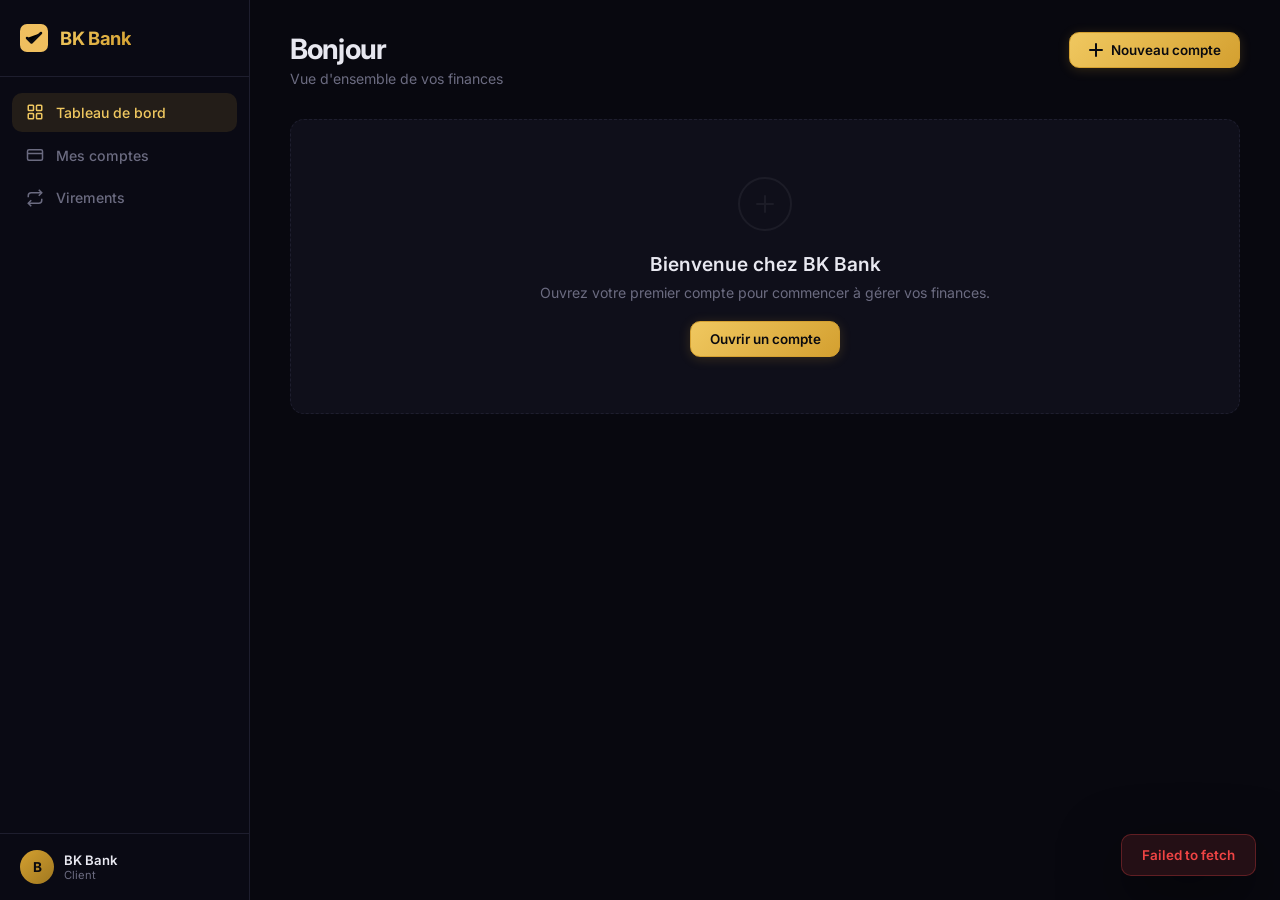
<file: frontend/index.html>
<!DOCTYPE html>
<html lang="fr">
<head>
  <meta charset="UTF-8">
  <meta name="viewport" content="width=device-width, initial-scale=1.0">
  <title>BK Bank — Votre banque en ligne</title>
  <link rel="preconnect" href="https://fonts.googleapis.com">
  <link rel="preconnect" href="https://fonts.gstatic.com" crossorigin>
  <link href="https://fonts.googleapis.com/css2?family=Inter:wght@300;400;500;600;700;800&family=JetBrains+Mono:wght@400;500;600;700&display=swap" rel="stylesheet">
  <link rel="stylesheet" href="css/style.css">
</head>
<body>

  <!-- SIDEBAR -->
  <aside class="sidebar" id="sidebar">
    <div class="sidebar-brand">
      <div class="brand-logo">
        <svg width="28" height="28" viewBox="0 0 28 28"><rect width="28" height="28" rx="7" fill="url(#gold)"/><path d="M7 14l4.5 4.5L21 9" stroke="#0a0a0f" stroke-width="2.5" stroke-linecap="round" stroke-linejoin="round"/><defs><linearGradient id="gold" x1="0" y1="0" x2="28" y2="28"><stop stop-color="#f0c060"/><stop offset="1" stop-color="#d4942a"/></linearGradient></defs></svg>
      </div>
      <span class="brand-name">BK Bank</span>
    </div>

    <nav class="sidebar-nav">
      <a href="#dashboard" class="nav-item active" data-view="dashboard">
        <svg width="18" height="18" viewBox="0 0 24 24" fill="none" stroke="currentColor" stroke-width="2"><rect x="3" y="3" width="7" height="7" rx="1"/><rect x="14" y="3" width="7" height="7" rx="1"/><rect x="3" y="14" width="7" height="7" rx="1"/><rect x="14" y="14" width="7" height="7" rx="1"/></svg>
        <span>Tableau de bord</span>
      </a>
      <a href="#accounts" class="nav-item" data-view="accounts">
        <svg width="18" height="18" viewBox="0 0 24 24" fill="none" stroke="currentColor" stroke-width="2"><rect x="2" y="5" width="20" height="14" rx="2"/><line x1="2" y1="10" x2="22" y2="10"/></svg>
        <span>Mes comptes</span>
      </a>
      <a href="#transfers" class="nav-item" data-view="transfers">
        <svg width="18" height="18" viewBox="0 0 24 24" fill="none" stroke="currentColor" stroke-width="2"><polyline points="17 1 21 5 17 9"/><path d="M3 11V9a4 4 0 014-4h14"/><polyline points="7 23 3 19 7 15"/><path d="M21 13v2a4 4 0 01-4 4H3"/></svg>
        <span>Virements</span>
      </a>
    </nav>

    <div class="sidebar-footer">
      <div class="user-card">
        <div class="user-avatar">B</div>
        <div class="user-info">
          <span class="user-name">BK Bank</span>
          <span class="user-role">Client</span>
        </div>
      </div>
    </div>
  </aside>

  <!-- MOBILE HEADER -->
  <header class="mobile-header" id="mobileHeader">
    <button class="menu-toggle" onclick="App.toggleSidebar()">
      <svg width="22" height="22" viewBox="0 0 24 24" fill="none" stroke="currentColor" stroke-width="2"><line x1="3" y1="6" x2="21" y2="6"/><line x1="3" y1="12" x2="21" y2="12"/><line x1="3" y1="18" x2="21" y2="18"/></svg>
    </button>
    <span class="mobile-brand">BK Bank</span>
    <button class="btn btn-sm btn-gold" onclick="App.openModal('create-account')">+ Compte</button>
  </header>

  <!-- MAIN CONTENT -->
  <main class="main-content" id="mainContent">

    <!-- ===== DASHBOARD ===== -->
    <section id="view-dashboard" class="view active">
      <div class="page-header">
        <div>
          <h1>Bonjour</h1>
          <p class="page-subtitle">Vue d'ensemble de vos finances</p>
        </div>
        <div class="header-actions">
          <button class="btn btn-gold" onclick="App.openModal('create-account')">
            <svg width="16" height="16" viewBox="0 0 16 16"><path d="M8 2v12M2 8h12" stroke="currentColor" stroke-width="2" stroke-linecap="round"/></svg>
            Nouveau compte
          </button>
        </div>
      </div>

      <!-- Cards row -->
      <div class="cards-row" id="dashboard-cards">
        <div class="empty-dash">
          <div class="empty-icon">
            <svg width="56" height="56" viewBox="0 0 56 56" fill="none"><circle cx="28" cy="28" r="26" stroke="#2a2a35" stroke-width="2"/><path d="M28 20v16M20 28h16" stroke="#2a2a35" stroke-width="2" stroke-linecap="round"/></svg>
          </div>
          <h3>Bienvenue chez BK Bank</h3>
          <p>Ouvrez votre premier compte pour commencer à gérer vos finances.</p>
          <button class="btn btn-gold" onclick="App.openModal('create-account')">Ouvrir un compte</button>
        </div>
      </div>

      <!-- Recent transactions -->
      <div class="section-card" id="recent-txns-section" style="display:none">
        <div class="section-card-header">
          <h3>Transactions récentes</h3>
          <button class="btn btn-ghost btn-sm" onclick="App.navigate('accounts', App.lastSelectedAccount)">Voir tout</button>
        </div>
        <div class="txn-feed" id="recent-txns"></div>
      </div>
    </section>

    <!-- ===== ACCOUNTS LIST ===== -->
    <section id="view-accounts" class="view">
      <div class="page-header">
        <div>
          <h1>Mes comptes</h1>
          <p class="page-subtitle" id="accounts-count">0 compte</p>
        </div>
        <div class="header-actions">
          <button class="btn btn-gold" onclick="App.openModal('create-account')">
            <svg width="16" height="16" viewBox="0 0 16 16"><path d="M8 2v12M2 8h12" stroke="currentColor" stroke-width="2" stroke-linecap="round"/></svg>
            Nouveau compte
          </button>
        </div>
      </div>
      <div class="accounts-list" id="accounts-list"></div>
    </section>

    <!-- ===== ACCOUNT DETAIL ===== -->
    <section id="view-account-detail" class="view">
      <button class="btn btn-ghost btn-back" onclick="App.navigate('accounts')">
        <svg width="16" height="16" viewBox="0 0 16 16"><path d="M10 3L5 8l5 5" stroke="currentColor" stroke-width="2" stroke-linecap="round" stroke-linejoin="round"/></svg>
        Retour aux comptes
      </button>
      <div id="account-detail-content"></div>
    </section>

    <!-- ===== TRANSFERS ===== -->
    <section id="view-transfers" class="view">
      <div class="page-header">
        <div>
          <h1>Virements</h1>
          <p class="page-subtitle">Transférez de l'argent entre vos comptes</p>
        </div>
      </div>
      <div class="transfer-panel" id="transfer-panel">
        <div class="section-card">
          <div class="section-card-header"><h3>Nouveau virement</h3></div>
          <form id="form-transfer-page" onsubmit="App.handleTransferPage(event)" class="transfer-form">
            <div class="form-row">
              <div class="form-group">
                <label for="tf-source">Compte source</label>
                <select id="tf-source" required></select>
              </div>
              <div class="transfer-arrow">
                <svg width="20" height="20" viewBox="0 0 24 24" fill="none" stroke="currentColor" stroke-width="2"><line x1="5" y1="12" x2="19" y2="12"/><polyline points="12 5 19 12 12 19"/></svg>
              </div>
              <div class="form-group">
                <label for="tf-dest">Compte destinataire</label>
                <select id="tf-dest" required></select>
              </div>
            </div>
            <div class="form-group">
              <label for="tf-montant">Montant (€)</label>
              <input id="tf-montant" type="number" step="0.01" min="0.01" placeholder="0,00" required>
            </div>
            <button type="submit" class="btn btn-gold">
              <svg width="16" height="16" viewBox="0 0 16 16"><polyline points="12 3 15 6 12 9" stroke="currentColor" stroke-width="1.5" stroke-linecap="round" stroke-linejoin="round"/><path d="M2 10V9a4 4 0 014-4h9" stroke="currentColor" stroke-width="1.5" stroke-linecap="round"/></svg>
              Effectuer le virement
            </button>
          </form>
        </div>
      </div>
    </section>
  </main>

  <!-- ===== MODALS ===== -->
  <!-- Create Account -->
  <div id="modal-create-account" class="modal-overlay">
    <div class="modal modal-sm">
      <div class="modal-header">
        <h3>Ouvrir un compte</h3>
        <button class="btn-close" onclick="App.closeModal('create-account')">&times;</button>
      </div>
      <form id="form-create-account" onsubmit="App.handleCreateAccount(event)">
        <div class="form-group">
          <label for="create-nom">Nom du titulaire</label>
          <input id="create-nom" type="text" placeholder="ex: Jean Dupont" required autocomplete="off">
        </div>
        <div class="form-group">
          <label for="create-email">Adresse email</label>
          <input id="create-email" type="email" placeholder="ex: jean@email.com" required autocomplete="off">
        </div>
        <div class="modal-actions">
          <button type="button" class="btn btn-ghost" onclick="App.closeModal('create-account')">Annuler</button>
          <button type="submit" class="btn btn-gold">Ouvrir le compte</button>
        </div>
      </form>
    </div>
  </div>

  <!-- Deposit / Withdraw -->
  <div id="modal-operation" class="modal-overlay">
    <div class="modal modal-sm">
      <div class="modal-header">
        <h3 id="modal-op-title">Opération</h3>
        <button class="btn-close" onclick="App.closeModal('operation')">&times;</button>
      </div>
      <form id="form-operation" onsubmit="App.handleOperation(event)">
        <p class="modal-sub">Compte <strong id="modal-op-compte"></strong></p>
        <p class="modal-sub" id="modal-op-solde"></p>
        <div class="form-group">
          <label for="op-montant">Montant (€)</label>
          <input id="op-montant" type="number" step="0.01" min="0.01" placeholder="0,00" required>
        </div>
        <div class="modal-actions">
          <button type="button" class="btn btn-ghost" onclick="App.closeModal('operation')">Annuler</button>
          <button type="submit" class="btn" id="modal-op-btn">Valider</button>
        </div>
      </form>
    </div>
  </div>

  <!-- Delete -->
  <div id="modal-delete" class="modal-overlay">
    <div class="modal modal-sm">
      <div class="modal-header">
        <h3>Fermer le compte</h3>
        <button class="btn-close" onclick="App.closeModal('delete')">&times;</button>
      </div>
      <div class="modal-body">
        <div class="alert alert-danger">
          <svg width="20" height="20" viewBox="0 0 20 20"><circle cx="10" cy="10" r="9" stroke="#f87171" stroke-width="1.5" fill="none"/><path d="M10 6v5M10 14v1" stroke="#f87171" stroke-width="2" stroke-linecap="round"/></svg>
          <div>
            <strong>Action irréversible</strong>
            <p>Le compte et toutes ses transactions seront définitivement supprimés.</p>
          </div>
        </div>
        <p class="text-center">Compte <strong id="delete-compte-label" class="mono"></strong></p>
      </div>
      <div class="modal-actions">
        <button class="btn btn-ghost" onclick="App.closeModal('delete')">Annuler</button>
        <button class="btn btn-danger" onclick="App.handleDelete()">Fermer définitivement</button>
      </div>
    </div>
  </div>

  <!-- TOAST -->
  <div id="toast-container" class="toast-container"></div>

  <script src="js/api.js"></script>
  <script src="js/app.js"></script>
</body>
</html>
</file>
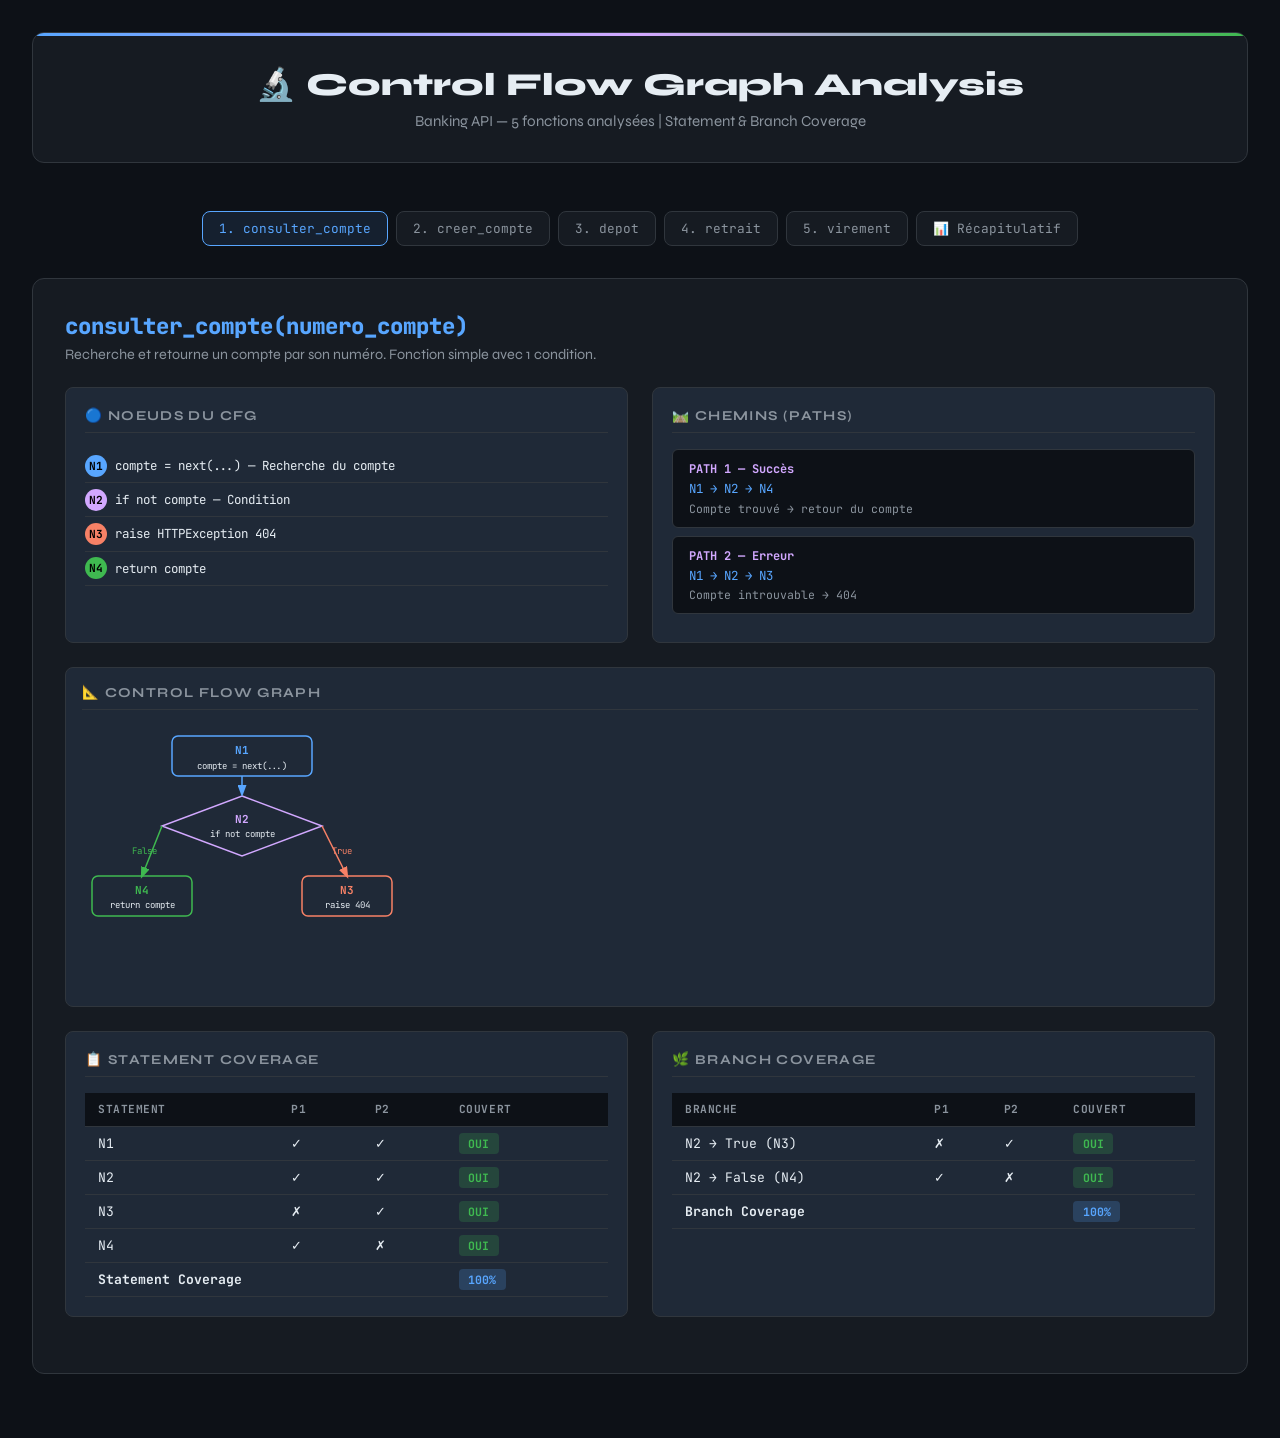
<file: cfg_analysis.html>
<!DOCTYPE html>
<html lang="fr">
<head>
<meta charset="UTF-8">
<title>CFG Analysis — Banking API</title>
<style>
  @import url('https://fonts.googleapis.com/css2?family=JetBrains+Mono:wght@400;700&family=Syne:wght@400;700;800&display=swap');

  :root {
    --bg: #0d1117;
    --surface: #161b22;
    --surface2: #1f2937;
    --border: #30363d;
    --accent: #58a6ff;
    --accent2: #3fb950;
    --accent3: #f78166;
    --accent4: #d2a8ff;
    --text: #e6edf3;
    --muted: #8b949e;
    --node-bg: #1f2937;
    --node-border: #58a6ff;
  }

  * { box-sizing: border-box; margin: 0; padding: 0; }

  body {
    font-family: 'Syne', sans-serif;
    background: var(--bg);
    color: var(--text);
    min-height: 100vh;
    padding: 2rem;
  }

  header {
    text-align: center;
    margin-bottom: 3rem;
    padding: 2rem;
    border: 1px solid var(--border);
    border-radius: 12px;
    background: var(--surface);
    position: relative;
    overflow: hidden;
  }

  header::before {
    content: '';
    position: absolute;
    top: 0; left: 0; right: 0;
    height: 3px;
    background: linear-gradient(90deg, var(--accent), var(--accent4), var(--accent2));
  }

  header h1 { font-size: 2rem; font-weight: 800; margin-bottom: 0.5rem; }
  header p { color: var(--muted); font-size: 0.95rem; }

  .nav {
    display: flex;
    gap: 0.5rem;
    flex-wrap: wrap;
    justify-content: center;
    margin-bottom: 2rem;
  }

  .nav button {
    background: var(--surface);
    border: 1px solid var(--border);
    color: var(--muted);
    padding: 0.5rem 1rem;
    border-radius: 8px;
    cursor: pointer;
    font-family: 'JetBrains Mono', monospace;
    font-size: 0.8rem;
    transition: all 0.2s;
  }

  .nav button:hover, .nav button.active {
    border-color: var(--accent);
    color: var(--accent);
    background: rgba(88,166,255,0.1);
  }

  .section { display: none; }
  .section.active { display: block; }

  .func-card {
    background: var(--surface);
    border: 1px solid var(--border);
    border-radius: 12px;
    padding: 2rem;
    margin-bottom: 2rem;
  }

  .func-title {
    font-size: 1.4rem;
    font-weight: 800;
    color: var(--accent);
    margin-bottom: 0.3rem;
    font-family: 'JetBrains Mono', monospace;
  }

  .func-desc { color: var(--muted); margin-bottom: 1.5rem; font-size: 0.9rem; }

  .grid-2 {
    display: grid;
    grid-template-columns: 1fr 1fr;
    gap: 1.5rem;
    margin-bottom: 1.5rem;
  }

  @media(max-width: 768px) { .grid-2 { grid-template-columns: 1fr; } }

  .panel {
    background: var(--surface2);
    border: 1px solid var(--border);
    border-radius: 8px;
    padding: 1.2rem;
  }

  .panel h3 {
    font-size: 0.85rem;
    text-transform: uppercase;
    letter-spacing: 0.1em;
    color: var(--muted);
    margin-bottom: 1rem;
    padding-bottom: 0.5rem;
    border-bottom: 1px solid var(--border);
  }

  /* CFG SVG */
  .cfg-container {
    background: var(--surface2);
    border: 1px solid var(--border);
    border-radius: 8px;
    padding: 1rem;
    margin-bottom: 1.5rem;
    overflow-x: auto;
  }

  .cfg-container h3 {
    font-size: 0.85rem;
    text-transform: uppercase;
    letter-spacing: 0.1em;
    color: var(--muted);
    margin-bottom: 1rem;
    padding-bottom: 0.5rem;
    border-bottom: 1px solid var(--border);
  }

  svg text { font-family: 'JetBrains Mono', monospace; }

  /* Nodes legend */
  .node-desc {
    list-style: none;
    font-family: 'JetBrains Mono', monospace;
    font-size: 0.78rem;
  }

  .node-desc li {
    padding: 0.35rem 0;
    border-bottom: 1px solid var(--border);
    display: flex;
    align-items: center;
    gap: 0.5rem;
  }

  .node-label {
    background: var(--accent);
    color: #000;
    border-radius: 50%;
    width: 22px; height: 22px;
    display: inline-flex;
    align-items: center;
    justify-content: center;
    font-weight: 700;
    font-size: 0.7rem;
    flex-shrink: 0;
  }

  .node-label.error { background: var(--accent3); }
  .node-label.success { background: var(--accent2); }
  .node-label.cond { background: var(--accent4); color: #000; }

  /* Paths */
  .path-item {
    background: var(--bg);
    border: 1px solid var(--border);
    border-radius: 6px;
    padding: 0.7rem 1rem;
    margin-bottom: 0.5rem;
    font-family: 'JetBrains Mono', monospace;
    font-size: 0.78rem;
  }

  .path-label {
    color: var(--accent4);
    font-weight: 700;
    margin-bottom: 0.2rem;
    font-size: 0.75rem;
  }

  .path-nodes { color: var(--accent); }
  .path-desc { color: var(--muted); font-size: 0.72rem; margin-top: 0.2rem; }

  /* Tables */
  table {
    width: 100%;
    border-collapse: collapse;
    font-size: 0.82rem;
    font-family: 'JetBrains Mono', monospace;
  }

  th {
    background: var(--bg);
    color: var(--muted);
    text-transform: uppercase;
    letter-spacing: 0.05em;
    font-size: 0.7rem;
    padding: 0.6rem 0.8rem;
    text-align: left;
    border-bottom: 1px solid var(--border);
  }

  td {
    padding: 0.5rem 0.8rem;
    border-bottom: 1px solid var(--border);
    color: var(--text);
  }

  tr:hover td { background: rgba(88,166,255,0.05); }

  .badge {
    padding: 0.2rem 0.6rem;
    border-radius: 4px;
    font-size: 0.72rem;
    font-weight: 700;
  }

  .badge-yes { background: rgba(63,185,80,0.2); color: var(--accent2); }
  .badge-no  { background: rgba(247,129,102,0.2); color: var(--accent3); }
  .badge-pct { background: rgba(88,166,255,0.2); color: var(--accent); }

  /* Summary */
  .summary-grid {
    display: grid;
    grid-template-columns: repeat(auto-fit, minmax(180px, 1fr));
    gap: 1rem;
    margin-bottom: 2rem;
  }

  .summary-card {
    background: var(--surface);
    border: 1px solid var(--border);
    border-radius: 10px;
    padding: 1.2rem;
    text-align: center;
  }

  .summary-card .val {
    font-size: 2rem;
    font-weight: 800;
    color: var(--accent);
    font-family: 'JetBrains Mono', monospace;
  }

  .summary-card .lbl {
    font-size: 0.75rem;
    color: var(--muted);
    text-transform: uppercase;
    letter-spacing: 0.08em;
    margin-top: 0.3rem;
  }

  .tag {
    display: inline-block;
    padding: 0.15rem 0.5rem;
    border-radius: 4px;
    font-size: 0.7rem;
    font-family: 'JetBrains Mono', monospace;
    margin-right: 0.2rem;
  }

  .tag-stmt { background: rgba(88,166,255,0.15); color: var(--accent); border: 1px solid rgba(88,166,255,0.3); }
  .tag-branch { background: rgba(210,168,255,0.15); color: var(--accent4); border: 1px solid rgba(210,168,255,0.3); }
</style>
</head>
<body>

<header>
  <h1>🔬 Control Flow Graph Analysis</h1>
  <p>Banking API — 5 fonctions analysées | Statement & Branch Coverage</p>
</header>

<div class="nav">
  <button class="active" onclick="show('f1',this)">1. consulter_compte</button>
  <button onclick="show('f2',this)">2. creer_compte</button>
  <button onclick="show('f3',this)">3. depot</button>
  <button onclick="show('f4',this)">4. retrait</button>
  <button onclick="show('f5',this)">5. virement</button>
  <button onclick="show('summary',this)">📊 Récapitulatif</button>
</div>

<!-- ======== F1: consulter_compte ======== -->
<div id="f1" class="section active">
  <div class="func-card">
    <div class="func-title">consulter_compte(numero_compte)</div>
    <div class="func-desc">Recherche et retourne un compte par son numéro. Fonction simple avec 1 condition.</div>

    <div class="grid-2">
      <div class="panel">
        <h3>🔵 Noeuds du CFG</h3>
        <ul class="node-desc">
          <li><span class="node-label">N1</span> compte = next(...) — Recherche du compte</li>
          <li><span class="node-label cond">N2</span> if not compte — Condition</li>
          <li><span class="node-label error">N3</span> raise HTTPException 404</li>
          <li><span class="node-label success">N4</span> return compte</li>
        </ul>
      </div>
      <div class="panel">
        <h3>🛤️ Chemins (Paths)</h3>
        <div class="path-item">
          <div class="path-label">PATH 1 — Succès</div>
          <div class="path-nodes">N1 → N2 → N4</div>
          <div class="path-desc">Compte trouvé → retour du compte</div>
        </div>
        <div class="path-item">
          <div class="path-label">PATH 2 — Erreur</div>
          <div class="path-nodes">N1 → N2 → N3</div>
          <div class="path-desc">Compte introuvable → 404</div>
        </div>
      </div>
    </div>

    <div class="cfg-container">
      <h3>📐 Control Flow Graph</h3>
      <svg width="320" height="260" viewBox="0 0 320 260">
        <defs>
          <marker id="arr1" markerWidth="8" markerHeight="6" refX="6" refY="3" orient="auto">
            <polygon points="0 0, 8 3, 0 6" fill="#58a6ff"/>
          </marker>
          <marker id="arr1r" markerWidth="8" markerHeight="6" refX="6" refY="3" orient="auto">
            <polygon points="0 0, 8 3, 0 6" fill="#f78166"/>
          </marker>
          <marker id="arr1g" markerWidth="8" markerHeight="6" refX="6" refY="3" orient="auto">
            <polygon points="0 0, 8 3, 0 6" fill="#3fb950"/>
          </marker>
        </defs>
        <!-- N1 -->
        <rect x="90" y="10" width="140" height="40" rx="6" fill="#1f2937" stroke="#58a6ff" stroke-width="1.5"/>
        <text x="160" y="28" text-anchor="middle" fill="#58a6ff" font-size="11" font-weight="bold">N1</text>
        <text x="160" y="43" text-anchor="middle" fill="#e6edf3" font-size="9">compte = next(...)</text>
        <!-- N2 -->
        <polygon points="160,70 240,100 160,130 80,100" fill="#1f2937" stroke="#d2a8ff" stroke-width="1.5"/>
        <text x="160" y="97" text-anchor="middle" fill="#d2a8ff" font-size="11" font-weight="bold">N2</text>
        <text x="160" y="111" text-anchor="middle" fill="#e6edf3" font-size="9">if not compte</text>
        <!-- N3 -->
        <rect x="220" y="150" width="90" height="40" rx="6" fill="#1f2937" stroke="#f78166" stroke-width="1.5"/>
        <text x="265" y="168" text-anchor="middle" fill="#f78166" font-size="11" font-weight="bold">N3</text>
        <text x="265" y="182" text-anchor="middle" fill="#e6edf3" font-size="9">raise 404</text>
        <!-- N4 -->
        <rect x="10" y="150" width="100" height="40" rx="6" fill="#1f2937" stroke="#3fb950" stroke-width="1.5"/>
        <text x="60" y="168" text-anchor="middle" fill="#3fb950" font-size="11" font-weight="bold">N4</text>
        <text x="60" y="182" text-anchor="middle" fill="#e6edf3" font-size="9">return compte</text>

        <!-- Edges -->
        <line x1="160" y1="50" x2="160" y2="68" stroke="#58a6ff" stroke-width="1.5" marker-end="url(#arr1)"/>
        <line x1="80" y1="100" x2="60" y2="150" stroke="#3fb950" stroke-width="1.5" marker-end="url(#arr1g)"/>
        <text x="50" y="128" fill="#3fb950" font-size="9">False</text>
        <line x1="240" y1="100" x2="265" y2="150" stroke="#f78166" stroke-width="1.5" marker-end="url(#arr1r)"/>
        <text x="250" y="128" fill="#f78166" font-size="9">True</text>
      </svg>
    </div>

    <div class="grid-2">
      <div class="panel">
        <h3>📋 Statement Coverage</h3>
        <table>
          <tr><th>Statement</th><th>P1</th><th>P2</th><th>Couvert</th></tr>
          <tr><td>N1</td><td>✓</td><td>✓</td><td><span class="badge badge-yes">OUI</span></td></tr>
          <tr><td>N2</td><td>✓</td><td>✓</td><td><span class="badge badge-yes">OUI</span></td></tr>
          <tr><td>N3</td><td>✗</td><td>✓</td><td><span class="badge badge-yes">OUI</span></td></tr>
          <tr><td>N4</td><td>✓</td><td>✗</td><td><span class="badge badge-yes">OUI</span></td></tr>
          <tr><td colspan="3"><strong>Statement Coverage</strong></td><td><span class="badge badge-pct">100%</span></td></tr>
        </table>
      </div>
      <div class="panel">
        <h3>🌿 Branch Coverage</h3>
        <table>
          <tr><th>Branche</th><th>P1</th><th>P2</th><th>Couvert</th></tr>
          <tr><td>N2 → True (N3)</td><td>✗</td><td>✓</td><td><span class="badge badge-yes">OUI</span></td></tr>
          <tr><td>N2 → False (N4)</td><td>✓</td><td>✗</td><td><span class="badge badge-yes">OUI</span></td></tr>
          <tr><td colspan="3"><strong>Branch Coverage</strong></td><td><span class="badge badge-pct">100%</span></td></tr>
        </table>
      </div>
    </div>
  </div>
</div>

<!-- ======== F2: creer_compte ======== -->
<div id="f2" class="section">
  <div class="func-card">
    <div class="func-title">creer_compte(data)</div>
    <div class="func-desc">Crée un nouveau compte. Contient une boucle + une condition sur l'email.</div>

    <div class="grid-2">
      <div class="panel">
        <h3>🔵 Noeuds du CFG</h3>
        <ul class="node-desc">
          <li><span class="node-label">N1</span> Entrée boucle: for c in comptes</li>
          <li><span class="node-label cond">N2</span> if c["email"] == data.email</li>
          <li><span class="node-label error">N3</span> raise HTTPException 400</li>
          <li><span class="node-label">N4</span> nouveau_compte = {...}</li>
          <li><span class="node-label">N5</span> comptes.append(nouveau_compte)</li>
          <li><span class="node-label success">N6</span> return nouveau_compte</li>
        </ul>
      </div>
      <div class="panel">
        <h3>🛤️ Chemins (Paths)</h3>
        <div class="path-item">
          <div class="path-label">PATH 1 — Liste vide</div>
          <div class="path-nodes">N1 → N4 → N5 → N6</div>
          <div class="path-desc">Aucun compte existant, création directe</div>
        </div>
        <div class="path-item">
          <div class="path-label">PATH 2 — Email différent</div>
          <div class="path-nodes">N1 → N2 → N4 → N5 → N6</div>
          <div class="path-desc">Email non dupliqué, création réussie</div>
        </div>
        <div class="path-item">
          <div class="path-label">PATH 3 — Email dupliqué</div>
          <div class="path-nodes">N1 → N2 → N3</div>
          <div class="path-desc">Email déjà utilisé → erreur 400</div>
        </div>
      </div>
    </div>

    <div class="cfg-container">
      <h3>📐 Control Flow Graph</h3>
      <svg width="420" height="300" viewBox="0 0 420 300">
        <defs>
          <marker id="a2" markerWidth="8" markerHeight="6" refX="6" refY="3" orient="auto"><polygon points="0 0,8 3,0 6" fill="#58a6ff"/></marker>
          <marker id="a2r" markerWidth="8" markerHeight="6" refX="6" refY="3" orient="auto"><polygon points="0 0,8 3,0 6" fill="#f78166"/></marker>
          <marker id="a2g" markerWidth="8" markerHeight="6" refX="6" refY="3" orient="auto"><polygon points="0 0,8 3,0 6" fill="#3fb950"/></marker>
        </defs>
        <!-- N1 loop -->
        <rect x="140" y="10" width="140" height="40" rx="6" fill="#1f2937" stroke="#58a6ff" stroke-width="1.5"/>
        <text x="210" y="28" text-anchor="middle" fill="#58a6ff" font-size="11" font-weight="bold">N1</text>
        <text x="210" y="43" text-anchor="middle" fill="#e6edf3" font-size="9">for c in comptes</text>
        <!-- N2 condition -->
        <polygon points="210,70 300,100 210,130 120,100" fill="#1f2937" stroke="#d2a8ff" stroke-width="1.5"/>
        <text x="210" y="97" text-anchor="middle" fill="#d2a8ff" font-size="11" font-weight="bold">N2</text>
        <text x="210" y="112" text-anchor="middle" fill="#e6edf3" font-size="9">email == data.email</text>
        <!-- N3 error -->
        <rect x="310" y="150" width="100" height="40" rx="6" fill="#1f2937" stroke="#f78166" stroke-width="1.5"/>
        <text x="360" y="168" text-anchor="middle" fill="#f78166" font-size="11" font-weight="bold">N3</text>
        <text x="360" y="182" text-anchor="middle" fill="#e6edf3" font-size="9">raise 400</text>
        <!-- N4 -->
        <rect x="50" y="150" width="140" height="40" rx="6" fill="#1f2937" stroke="#58a6ff" stroke-width="1.5"/>
        <text x="120" y="168" text-anchor="middle" fill="#58a6ff" font-size="11" font-weight="bold">N4</text>
        <text x="120" y="182" text-anchor="middle" fill="#e6edf3" font-size="9">nouveau_compte = {...}</text>
        <!-- N5 -->
        <rect x="50" y="210" width="140" height="40" rx="6" fill="#1f2937" stroke="#58a6ff" stroke-width="1.5"/>
        <text x="120" y="228" text-anchor="middle" fill="#58a6ff" font-size="11" font-weight="bold">N5</text>
        <text x="120" y="243" text-anchor="middle" fill="#e6edf3" font-size="9">comptes.append(...)</text>
        <!-- N6 -->
        <rect x="50" y="265" width="140" height="30" rx="6" fill="#1f2937" stroke="#3fb950" stroke-width="1.5"/>
        <text x="120" y="284" text-anchor="middle" fill="#3fb950" font-size="11" font-weight="bold">N6 — return</text>

        <!-- Edges -->
        <line x1="210" y1="50" x2="210" y2="68" stroke="#58a6ff" stroke-width="1.5" marker-end="url(#a2)"/>
        <line x1="300" y1="100" x2="360" y2="150" stroke="#f78166" stroke-width="1.5" marker-end="url(#a2r)"/>
        <text x="335" y="128" fill="#f78166" font-size="9">True</text>
        <line x1="120" y1="100" x2="120" y2="150" stroke="#3fb950" stroke-width="1.5" marker-end="url(#a2g)"/>
        <text x="80" y="128" fill="#3fb950" font-size="9">False</text>
        <line x1="120" y1="190" x2="120" y2="210" stroke="#58a6ff" stroke-width="1.5" marker-end="url(#a2)"/>
        <line x1="120" y1="250" x2="120" y2="265" stroke="#58a6ff" stroke-width="1.5" marker-end="url(#a2)"/>
      </svg>
    </div>

    <div class="grid-2">
      <div class="panel">
        <h3>📋 Statement Coverage</h3>
        <table>
          <tr><th>Statement</th><th>P1</th><th>P2</th><th>P3</th><th>Couvert</th></tr>
          <tr><td>N1</td><td>✓</td><td>✓</td><td>✓</td><td><span class="badge badge-yes">OUI</span></td></tr>
          <tr><td>N2</td><td>✗</td><td>✓</td><td>✓</td><td><span class="badge badge-yes">OUI</span></td></tr>
          <tr><td>N3</td><td>✗</td><td>✗</td><td>✓</td><td><span class="badge badge-yes">OUI</span></td></tr>
          <tr><td>N4</td><td>✓</td><td>✓</td><td>✗</td><td><span class="badge badge-yes">OUI</span></td></tr>
          <tr><td>N5</td><td>✓</td><td>✓</td><td>✗</td><td><span class="badge badge-yes">OUI</span></td></tr>
          <tr><td>N6</td><td>✓</td><td>✓</td><td>✗</td><td><span class="badge badge-yes">OUI</span></td></tr>
          <tr><td colspan="4"><strong>Statement Coverage</strong></td><td><span class="badge badge-pct">100%</span></td></tr>
        </table>
      </div>
      <div class="panel">
        <h3>🌿 Branch Coverage</h3>
        <table>
          <tr><th>Branche</th><th>P1</th><th>P2</th><th>P3</th><th>Couvert</th></tr>
          <tr><td>N1 → vide (N4)</td><td>✓</td><td>✗</td><td>✗</td><td><span class="badge badge-yes">OUI</span></td></tr>
          <tr><td>N2 → True (N3)</td><td>✗</td><td>✗</td><td>✓</td><td><span class="badge badge-yes">OUI</span></td></tr>
          <tr><td>N2 → False (N4)</td><td>✗</td><td>✓</td><td>✗</td><td><span class="badge badge-yes">OUI</span></td></tr>
          <tr><td colspan="4"><strong>Branch Coverage</strong></td><td><span class="badge badge-pct">100%</span></td></tr>
        </table>
      </div>
    </div>
  </div>
</div>

<!-- ======== F3: depot ======== -->
<div id="f3" class="section">
  <div class="func-card">
    <div class="func-title">depot(numero_compte, data)</div>
    <div class="func-desc">Effectue un dépôt sur un compte. Contient 2 conditions : montant valide + compte existant.</div>

    <div class="grid-2">
      <div class="panel">
        <h3>🔵 Noeuds du CFG</h3>
        <ul class="node-desc">
          <li><span class="node-label cond">N1</span> if data.montant &lt;= 0</li>
          <li><span class="node-label error">N2</span> raise HTTPException 400</li>
          <li><span class="node-label">N3</span> compte = next(...)</li>
          <li><span class="node-label cond">N4</span> if not compte</li>
          <li><span class="node-label error">N5</span> raise HTTPException 404</li>
          <li><span class="node-label">N6</span> compte["solde"] += montant</li>
          <li><span class="node-label">N7</span> transaction = {...}</li>
          <li><span class="node-label">N8</span> transactions.append(tx)</li>
          <li><span class="node-label success">N9</span> return transaction</li>
        </ul>
      </div>
      <div class="panel">
        <h3>🛤️ Chemins (Paths)</h3>
        <div class="path-item">
          <div class="path-label">PATH 1 — Montant invalide</div>
          <div class="path-nodes">N1 → N2</div>
          <div class="path-desc">Montant ≤ 0 → erreur 400</div>
        </div>
        <div class="path-item">
          <div class="path-label">PATH 2 — Compte introuvable</div>
          <div class="path-nodes">N1 → N3 → N4 → N5</div>
          <div class="path-desc">Montant ok, compte inexistant → 404</div>
        </div>
        <div class="path-item">
          <div class="path-label">PATH 3 — Succès</div>
          <div class="path-nodes">N1 → N3 → N4 → N6 → N7 → N8 → N9</div>
          <div class="path-desc">Dépôt effectué avec succès</div>
        </div>
      </div>
    </div>

    <div class="grid-2">
      <div class="panel">
        <h3>📋 Statement Coverage</h3>
        <table>
          <tr><th>Statement</th><th>P1</th><th>P2</th><th>P3</th><th>Couvert</th></tr>
          <tr><td>N1</td><td>✓</td><td>✓</td><td>✓</td><td><span class="badge badge-yes">OUI</span></td></tr>
          <tr><td>N2</td><td>✓</td><td>✗</td><td>✗</td><td><span class="badge badge-yes">OUI</span></td></tr>
          <tr><td>N3</td><td>✗</td><td>✓</td><td>✓</td><td><span class="badge badge-yes">OUI</span></td></tr>
          <tr><td>N4</td><td>✗</td><td>✓</td><td>✓</td><td><span class="badge badge-yes">OUI</span></td></tr>
          <tr><td>N5</td><td>✗</td><td>✓</td><td>✗</td><td><span class="badge badge-yes">OUI</span></td></tr>
          <tr><td>N6</td><td>✗</td><td>✗</td><td>✓</td><td><span class="badge badge-yes">OUI</span></td></tr>
          <tr><td>N7</td><td>✗</td><td>✗</td><td>✓</td><td><span class="badge badge-yes">OUI</span></td></tr>
          <tr><td>N8</td><td>✗</td><td>✗</td><td>✓</td><td><span class="badge badge-yes">OUI</span></td></tr>
          <tr><td>N9</td><td>✗</td><td>✗</td><td>✓</td><td><span class="badge badge-yes">OUI</span></td></tr>
          <tr><td colspan="4"><strong>Statement Coverage</strong></td><td><span class="badge badge-pct">100%</span></td></tr>
        </table>
      </div>
      <div class="panel">
        <h3>🌿 Branch Coverage</h3>
        <table>
          <tr><th>Branche</th><th>P1</th><th>P2</th><th>P3</th><th>Couvert</th></tr>
          <tr><td>N1 → True (N2)</td><td>✓</td><td>✗</td><td>✗</td><td><span class="badge badge-yes">OUI</span></td></tr>
          <tr><td>N1 → False (N3)</td><td>✗</td><td>✓</td><td>✓</td><td><span class="badge badge-yes">OUI</span></td></tr>
          <tr><td>N4 → True (N5)</td><td>✗</td><td>✓</td><td>✗</td><td><span class="badge badge-yes">OUI</span></td></tr>
          <tr><td>N4 → False (N6)</td><td>✗</td><td>✗</td><td>✓</td><td><span class="badge badge-yes">OUI</span></td></tr>
          <tr><td colspan="4"><strong>Branch Coverage</strong></td><td><span class="badge badge-pct">100%</span></td></tr>
        </table>
      </div>
    </div>
  </div>
</div>

<!-- ======== F4: retrait ======== -->
<div id="f4" class="section">
  <div class="func-card">
    <div class="func-title">retrait(numero_compte, data)</div>
    <div class="func-desc">Effectue un retrait. Contient 3 conditions : montant valide, compte existant, solde suffisant.</div>

    <div class="grid-2">
      <div class="panel">
        <h3>🔵 Noeuds du CFG</h3>
        <ul class="node-desc">
          <li><span class="node-label cond">N1</span> if data.montant &lt;= 0</li>
          <li><span class="node-label error">N2</span> raise HTTPException 400</li>
          <li><span class="node-label">N3</span> compte = next(...)</li>
          <li><span class="node-label cond">N4</span> if not compte</li>
          <li><span class="node-label error">N5</span> raise HTTPException 404</li>
          <li><span class="node-label cond">N6</span> if solde &lt; montant</li>
          <li><span class="node-label error">N7</span> raise HTTPException 400</li>
          <li><span class="node-label">N8</span> compte["solde"] -= montant</li>
          <li><span class="node-label">N9</span> transaction = {...}</li>
          <li><span class="node-label">N10</span> transactions.append(tx)</li>
          <li><span class="node-label success">N11</span> return transaction</li>
        </ul>
      </div>
      <div class="panel">
        <h3>🛤️ Chemins (Paths)</h3>
        <div class="path-item">
          <div class="path-label">PATH 1 — Montant invalide</div>
          <div class="path-nodes">N1 → N2</div>
          <div class="path-desc">Montant ≤ 0 → erreur 400</div>
        </div>
        <div class="path-item">
          <div class="path-label">PATH 2 — Compte introuvable</div>
          <div class="path-nodes">N1 → N3 → N4 → N5</div>
          <div class="path-desc">Compte inexistant → 404</div>
        </div>
        <div class="path-item">
          <div class="path-label">PATH 3 — Solde insuffisant</div>
          <div class="path-nodes">N1 → N3 → N4 → N6 → N7</div>
          <div class="path-desc">Solde &lt; montant → erreur 400</div>
        </div>
        <div class="path-item">
          <div class="path-label">PATH 4 — Succès</div>
          <div class="path-nodes">N1 → N3 → N4 → N6 → N8 → N9 → N10 → N11</div>
          <div class="path-desc">Retrait effectué avec succès</div>
        </div>
      </div>
    </div>

    <div class="grid-2">
      <div class="panel">
        <h3>📋 Statement Coverage</h3>
        <table>
          <tr><th>Statement</th><th>P1</th><th>P2</th><th>P3</th><th>P4</th><th>Couvert</th></tr>
          <tr><td>N1</td><td>✓</td><td>✓</td><td>✓</td><td>✓</td><td><span class="badge badge-yes">OUI</span></td></tr>
          <tr><td>N2</td><td>✓</td><td>✗</td><td>✗</td><td>✗</td><td><span class="badge badge-yes">OUI</span></td></tr>
          <tr><td>N3</td><td>✗</td><td>✓</td><td>✓</td><td>✓</td><td><span class="badge badge-yes">OUI</span></td></tr>
          <tr><td>N4</td><td>✗</td><td>✓</td><td>✓</td><td>✓</td><td><span class="badge badge-yes">OUI</span></td></tr>
          <tr><td>N5</td><td>✗</td><td>✓</td><td>✗</td><td>✗</td><td><span class="badge badge-yes">OUI</span></td></tr>
          <tr><td>N6</td><td>✗</td><td>✗</td><td>✓</td><td>✓</td><td><span class="badge badge-yes">OUI</span></td></tr>
          <tr><td>N7</td><td>✗</td><td>✗</td><td>✓</td><td>✗</td><td><span class="badge badge-yes">OUI</span></td></tr>
          <tr><td>N8</td><td>✗</td><td>✗</td><td>✗</td><td>✓</td><td><span class="badge badge-yes">OUI</span></td></tr>
          <tr><td>N9-N11</td><td>✗</td><td>✗</td><td>✗</td><td>✓</td><td><span class="badge badge-yes">OUI</span></td></tr>
          <tr><td colspan="5"><strong>Statement Coverage</strong></td><td><span class="badge badge-pct">100%</span></td></tr>
        </table>
      </div>
      <div class="panel">
        <h3>🌿 Branch Coverage</h3>
        <table>
          <tr><th>Branche</th><th>P1</th><th>P2</th><th>P3</th><th>P4</th><th>Couvert</th></tr>
          <tr><td>N1→True (N2)</td><td>✓</td><td>✗</td><td>✗</td><td>✗</td><td><span class="badge badge-yes">OUI</span></td></tr>
          <tr><td>N1→False (N3)</td><td>✗</td><td>✓</td><td>✓</td><td>✓</td><td><span class="badge badge-yes">OUI</span></td></tr>
          <tr><td>N4→True (N5)</td><td>✗</td><td>✓</td><td>✗</td><td>✗</td><td><span class="badge badge-yes">OUI</span></td></tr>
          <tr><td>N4→False (N6)</td><td>✗</td><td>✗</td><td>✓</td><td>✓</td><td><span class="badge badge-yes">OUI</span></td></tr>
          <tr><td>N6→True (N7)</td><td>✗</td><td>✗</td><td>✓</td><td>✗</td><td><span class="badge badge-yes">OUI</span></td></tr>
          <tr><td>N6→False (N8)</td><td>✗</td><td>✗</td><td>✗</td><td>✓</td><td><span class="badge badge-yes">OUI</span></td></tr>
          <tr><td colspan="5"><strong>Branch Coverage</strong></td><td><span class="badge badge-pct">100%</span></td></tr>
        </table>
      </div>
    </div>
  </div>
</div>

<!-- ======== F5: virement ======== -->
<div id="f5" class="section">
  <div class="func-card">
    <div class="func-title">virement(numero_compte, data)</div>
    <div class="func-desc">Effectue un virement entre deux comptes. Contient 5 conditions de validation.</div>

    <div class="grid-2">
      <div class="panel">
        <h3>🔵 Noeuds du CFG</h3>
        <ul class="node-desc">
          <li><span class="node-label cond">N1</span> if montant &lt;= 0</li>
          <li><span class="node-label error">N2</span> raise 400 — montant</li>
          <li><span class="node-label cond">N3</span> if source == destination</li>
          <li><span class="node-label error">N4</span> raise 400 — même compte</li>
          <li><span class="node-label">N5</span> source = next(...)</li>
          <li><span class="node-label cond">N6</span> if not source</li>
          <li><span class="node-label error">N7</span> raise 404 — source</li>
          <li><span class="node-label">N8</span> destination = next(...)</li>
          <li><span class="node-label cond">N9</span> if not destination</li>
          <li><span class="node-label error">N10</span> raise 404 — destination</li>
          <li><span class="node-label cond">N11</span> if solde &lt; montant</li>
          <li><span class="node-label error">N12</span> raise 400 — solde</li>
          <li><span class="node-label">N13</span> source["solde"] -= montant</li>
          <li><span class="node-label">N14</span> destination["solde"] += montant</li>
          <li><span class="node-label">N15</span> transaction = {...}</li>
          <li><span class="node-label">N16</span> transactions.append(tx)</li>
          <li><span class="node-label success">N17</span> return transaction</li>
        </ul>
      </div>
      <div class="panel">
        <h3>🛤️ Chemins (Paths)</h3>
        <div class="path-item">
          <div class="path-label">PATH 1 — Montant invalide</div>
          <div class="path-nodes">N1 → N2</div>
          <div class="path-desc">Montant ≤ 0</div>
        </div>
        <div class="path-item">
          <div class="path-label">PATH 2 — Même compte</div>
          <div class="path-nodes">N1 → N3 → N4</div>
          <div class="path-desc">Source = destination</div>
        </div>
        <div class="path-item">
          <div class="path-label">PATH 3 — Source introuvable</div>
          <div class="path-nodes">N1 → N3 → N5 → N6 → N7</div>
          <div class="path-desc">Compte source n'existe pas</div>
        </div>
        <div class="path-item">
          <div class="path-label">PATH 4 — Destination introuvable</div>
          <div class="path-nodes">N1 → N3 → N5 → N6 → N8 → N9 → N10</div>
          <div class="path-desc">Compte destination n'existe pas</div>
        </div>
        <div class="path-item">
          <div class="path-label">PATH 5 — Solde insuffisant</div>
          <div class="path-nodes">N1 → N3 → N5 → N6 → N8 → N9 → N11 → N12</div>
          <div class="path-desc">Solde source insuffisant</div>
        </div>
        <div class="path-item">
          <div class="path-label">PATH 6 — Succès</div>
          <div class="path-nodes">N1 → N3 → N5 → N6 → N8 → N9 → N11 → N13 → N14 → N15 → N16 → N17</div>
          <div class="path-desc">Virement effectué avec succès</div>
        </div>
      </div>
    </div>

    <div class="grid-2">
      <div class="panel">
        <h3>📋 Statement Coverage</h3>
        <table>
          <tr><th>Node</th><th>P1</th><th>P2</th><th>P3</th><th>P4</th><th>P5</th><th>P6</th><th>✓</th></tr>
          <tr><td>N1</td><td>✓</td><td>✓</td><td>✓</td><td>✓</td><td>✓</td><td>✓</td><td><span class="badge badge-yes">OUI</span></td></tr>
          <tr><td>N2</td><td>✓</td><td>✗</td><td>✗</td><td>✗</td><td>✗</td><td>✗</td><td><span class="badge badge-yes">OUI</span></td></tr>
          <tr><td>N3</td><td>✗</td><td>✓</td><td>✓</td><td>✓</td><td>✓</td><td>✓</td><td><span class="badge badge-yes">OUI</span></td></tr>
          <tr><td>N4</td><td>✗</td><td>✓</td><td>✗</td><td>✗</td><td>✗</td><td>✗</td><td><span class="badge badge-yes">OUI</span></td></tr>
          <tr><td>N5</td><td>✗</td><td>✗</td><td>✓</td><td>✓</td><td>✓</td><td>✓</td><td><span class="badge badge-yes">OUI</span></td></tr>
          <tr><td>N6</td><td>✗</td><td>✗</td><td>✓</td><td>✓</td><td>✓</td><td>✓</td><td><span class="badge badge-yes">OUI</span></td></tr>
          <tr><td>N7</td><td>✗</td><td>✗</td><td>✓</td><td>✗</td><td>✗</td><td>✗</td><td><span class="badge badge-yes">OUI</span></td></tr>
          <tr><td>N8</td><td>✗</td><td>✗</td><td>✗</td><td>✓</td><td>✓</td><td>✓</td><td><span class="badge badge-yes">OUI</span></td></tr>
          <tr><td>N9</td><td>✗</td><td>✗</td><td>✗</td><td>✓</td><td>✓</td><td>✓</td><td><span class="badge badge-yes">OUI</span></td></tr>
          <tr><td>N10</td><td>✗</td><td>✗</td><td>✗</td><td>✓</td><td>✗</td><td>✗</td><td><span class="badge badge-yes">OUI</span></td></tr>
          <tr><td>N11</td><td>✗</td><td>✗</td><td>✗</td><td>✗</td><td>✓</td><td>✓</td><td><span class="badge badge-yes">OUI</span></td></tr>
          <tr><td>N12</td><td>✗</td><td>✗</td><td>✗</td><td>✗</td><td>✓</td><td>✗</td><td><span class="badge badge-yes">OUI</span></td></tr>
          <tr><td>N13-N17</td><td>✗</td><td>✗</td><td>✗</td><td>✗</td><td>✗</td><td>✓</td><td><span class="badge badge-yes">OUI</span></td></tr>
          <tr><td colspan="7"><strong>Statement Coverage</strong></td><td><span class="badge badge-pct">100%</span></td></tr>
        </table>
      </div>
      <div class="panel">
        <h3>🌿 Branch Coverage</h3>
        <table>
          <tr><th>Branche</th><th>P1</th><th>P2</th><th>P3</th><th>P4</th><th>P5</th><th>P6</th><th>✓</th></tr>
          <tr><td>N1→True (N2)</td><td>✓</td><td>✗</td><td>✗</td><td>✗</td><td>✗</td><td>✗</td><td><span class="badge badge-yes">OUI</span></td></tr>
          <tr><td>N1→False (N3)</td><td>✗</td><td>✓</td><td>✓</td><td>✓</td><td>✓</td><td>✓</td><td><span class="badge badge-yes">OUI</span></td></tr>
          <tr><td>N3→True (N4)</td><td>✗</td><td>✓</td><td>✗</td><td>✗</td><td>✗</td><td>✗</td><td><span class="badge badge-yes">OUI</span></td></tr>
          <tr><td>N3→False (N5)</td><td>✗</td><td>✗</td><td>✓</td><td>✓</td><td>✓</td><td>✓</td><td><span class="badge badge-yes">OUI</span></td></tr>
          <tr><td>N6→True (N7)</td><td>✗</td><td>✗</td><td>✓</td><td>✗</td><td>✗</td><td>✗</td><td><span class="badge badge-yes">OUI</span></td></tr>
          <tr><td>N6→False (N8)</td><td>✗</td><td>✗</td><td>✗</td><td>✓</td><td>✓</td><td>✓</td><td><span class="badge badge-yes">OUI</span></td></tr>
          <tr><td>N9→True (N10)</td><td>✗</td><td>✗</td><td>✗</td><td>✓</td><td>✗</td><td>✗</td><td><span class="badge badge-yes">OUI</span></td></tr>
          <tr><td>N9→False (N11)</td><td>✗</td><td>✗</td><td>✗</td><td>✗</td><td>✓</td><td>✓</td><td><span class="badge badge-yes">OUI</span></td></tr>
          <tr><td>N11→True (N12)</td><td>✗</td><td>✗</td><td>✗</td><td>✗</td><td>✓</td><td>✗</td><td><span class="badge badge-yes">OUI</span></td></tr>
          <tr><td>N11→False (N13)</td><td>✗</td><td>✗</td><td>✗</td><td>✗</td><td>✗</td><td>✓</td><td><span class="badge badge-yes">OUI</span></td></tr>
          <tr><td colspan="7"><strong>Branch Coverage</strong></td><td><span class="badge badge-pct">100%</span></td></tr>
        </table>
      </div>
    </div>
  </div>
</div>

<!-- ======== SUMMARY ======== -->
<div id="summary" class="section">
  <div class="func-card">
    <div class="func-title">📊 Tableau Récapitulatif Global</div>
    <div class="func-desc">Synthèse de l'analyse de couverture des 5 fonctions de l'API bancaire.</div>

    <div class="summary-grid">
      <div class="summary-card">
        <div class="val">5</div>
        <div class="lbl">Fonctions analysées</div>
      </div>
      <div class="summary-card">
        <div class="val">16</div>
        <div class="lbl">Chemins totaux</div>
      </div>
      <div class="summary-card">
        <div class="val">100%</div>
        <div class="lbl">Statement Coverage moyen</div>
      </div>
      <div class="summary-card">
        <div class="val">100%</div>
        <div class="lbl">Branch Coverage moyen</div>
      </div>
    </div>

    <div class="panel">
      <h3>📋 Coverage Table — Vue Globale</h3>
      <table>
        <tr>
          <th>Fonction</th>
          <th>Noeuds</th>
          <th>Branches</th>
          <th>Chemins</th>
          <th>Min tests</th>
          <th>Stmt Coverage</th>
          <th>Branch Coverage</th>
        </tr>
        <tr>
          <td><code>consulter_compte</code></td>
          <td>4</td>
          <td>2</td>
          <td>2</td>
          <td>2</td>
          <td><span class="badge badge-pct">100%</span></td>
          <td><span class="badge badge-pct">100%</span></td>
        </tr>
        <tr>
          <td><code>creer_compte</code></td>
          <td>6</td>
          <td>3</td>
          <td>3</td>
          <td>3</td>
          <td><span class="badge badge-pct">100%</span></td>
          <td><span class="badge badge-pct">100%</span></td>
        </tr>
        <tr>
          <td><code>depot</code></td>
          <td>9</td>
          <td>4</td>
          <td>3</td>
          <td>3</td>
          <td><span class="badge badge-pct">100%</span></td>
          <td><span class="badge badge-pct">100%</span></td>
        </tr>
        <tr>
          <td><code>retrait</code></td>
          <td>11</td>
          <td>6</td>
          <td>4</td>
          <td>4</td>
          <td><span class="badge badge-pct">100%</span></td>
          <td><span class="badge badge-pct">100%</span></td>
        </tr>
        <tr>
          <td><code>virement</code></td>
          <td>17</td>
          <td>10</td>
          <td>6</td>
          <td>6</td>
          <td><span class="badge badge-pct">100%</span></td>
          <td><span class="badge badge-pct">100%</span></td>
        </tr>
        <tr style="background: rgba(88,166,255,0.05);">
          <td><strong>TOTAL</strong></td>
          <td><strong>47</strong></td>
          <td><strong>25</strong></td>
          <td><strong>18</strong></td>
          <td><strong>18</strong></td>
          <td><span class="badge badge-pct">100%</span></td>
          <td><span class="badge badge-pct">100%</span></td>
        </tr>
      </table>
    </div>

    <br>
    <div class="panel">
      <h3>📌 Formules utilisées</h3>
      <table>
        <tr>
          <th>Métrique</th>
          <th>Formule</th>
          <th>Objectif</th>
        </tr>
        <tr>
          <td><span class="tag tag-stmt">Statement Coverage</span></td>
          <td>(Noeuds exécutés / Total noeuds) × 100</td>
          <td>Chaque instruction exécutée ≥ 1 fois</td>
        </tr>
        <tr>
          <td><span class="tag tag-branch">Branch Coverage</span></td>
          <td>(Branches exécutées / Total branches) × 100</td>
          <td>Chaque True/False testé ≥ 1 fois</td>
        </tr>
        <tr>
          <td>Branches par condition</td>
          <td>2 branches par if (True + False)</td>
          <td>Branch Coverage ≥ Statement Coverage</td>
        </tr>
      </table>
    </div>
  </div>
</div>

<script>
function show(id, btn) {
  document.querySelectorAll('.section').forEach(s => s.classList.remove('active'));
  document.querySelectorAll('.nav button').forEach(b => b.classList.remove('active'));
  document.getElementById(id).classList.add('active');
  btn.classList.add('active');
}
</script>
</body>
</html>
</file>
<file: frontend/css/style.css>
/* ============================================================
   BK Bank — Design System
   ============================================================ */
:root {
  --bg: #08080f;
  --bg-card: #0f0f1a;
  --bg-sidebar: #0a0a14;
  --bg-hover: #161625;
  --border: #1e1e2e;
  --border-light: #2a2a3a;

  --gold: #d4a030;
  --gold-light: #f0c860;
  --gold-dark: #a07820;

  --accent: #4f8fff;
  --success: #22c55e;
  --danger: #ef4444;
  --warning: #f59e0b;

  --text: #e8e8f0;
  --text-muted: #6b6b80;
  --text-dim: #4a4a5a;

  --sidebar-w: 250px;
  --radius: 14px;
  --radius-sm: 10px;
  --shadow-lg: 0 20px 60px rgba(0,0,0,0.5);
  --shadow-card: 0 4px 20px rgba(0,0,0,0.3);
  --transition: 0.2s cubic-bezier(0.4,0,0.2,1);
}

* { box-sizing: border-box; margin: 0; padding: 0; }

body {
  font-family: 'Inter', -apple-system, sans-serif;
  background: var(--bg);
  color: var(--text);
  min-height: 100vh;
  display: flex;
  overflow-x: hidden;
}

/* ============================================================
   SIDEBAR
   ============================================================ */
.sidebar {
  width: var(--sidebar-w);
  height: 100vh;
  position: fixed;
  left: 0; top: 0;
  background: var(--bg-sidebar);
  border-right: 1px solid var(--border);
  display: flex;
  flex-direction: column;
  z-index: 50;
  transition: transform var(--transition);
}

.sidebar-brand {
  display: flex;
  align-items: center;
  gap: 0.75rem;
  padding: 1.5rem 1.25rem;
  border-bottom: 1px solid var(--border);
}

.brand-logo svg { display: block; }

.brand-name {
  font-size: 1.15rem;
  font-weight: 700;
  letter-spacing: -0.02em;
  background: linear-gradient(135deg, var(--gold-light), var(--gold));
  -webkit-background-clip: text;
  -webkit-text-fill-color: transparent;
  background-clip: text;
}

/* Navigation */
.sidebar-nav {
  flex: 1;
  padding: 1rem 0.75rem;
  display: flex;
  flex-direction: column;
  gap: 0.25rem;
}

.nav-item {
  display: flex;
  align-items: center;
  gap: 0.75rem;
  padding: 0.65rem 0.85rem;
  border-radius: var(--radius-sm);
  color: var(--text-muted);
  text-decoration: none;
  font-size: 0.88rem;
  font-weight: 500;
  transition: all var(--transition);
}

.nav-item:hover {
  background: var(--bg-hover);
  color: var(--text);
}

.nav-item.active {
  background: rgba(212, 160, 48, 0.12);
  color: var(--gold-light);
}

.nav-item.active svg { stroke: var(--gold-light); }

/* Sidebar Footer */
.sidebar-footer {
  padding: 1rem 1.25rem;
  border-top: 1px solid var(--border);
}

.user-card {
  display: flex;
  align-items: center;
  gap: 0.65rem;
}

.user-avatar {
  width: 34px; height: 34px;
  border-radius: 50%;
  background: linear-gradient(135deg, var(--gold), var(--gold-dark));
  display: flex;
  align-items: center;
  justify-content: center;
  font-weight: 700;
  font-size: 0.85rem;
  color: #0a0a0f;
}

.user-name { font-size: 0.82rem; font-weight: 600; }
.user-role { font-size: 0.7rem; color: var(--text-muted); }
.user-info { display: flex; flex-direction: column; }

/* ============================================================
   MOBILE HEADER
   ============================================================ */
.mobile-header {
  display: none;
  align-items: center;
  justify-content: space-between;
  padding: 0.75rem 1rem;
  background: var(--bg-sidebar);
  border-bottom: 1px solid var(--border);
  position: sticky;
  top: 0;
  z-index: 40;
}

.menu-toggle {
  background: none; border: none; color: var(--text);
  cursor: pointer; padding: 0.35rem;
}

.mobile-brand {
  font-weight: 700;
  font-size: 1.05rem;
  background: linear-gradient(135deg, var(--gold-light), var(--gold));
  -webkit-background-clip: text;
  -webkit-text-fill-color: transparent;
  background-clip: text;
}

/* ============================================================
   MAIN CONTENT
   ============================================================ */
.main-content {
  margin-left: var(--sidebar-w);
  flex: 1;
  padding: 2rem 2.5rem;
  max-width: 1100px;
  width: 100%;
}

.view { display: none; }
.view.active { display: block; }

/* ============================================================
   PAGE HEADER
   ============================================================ */
.page-header {
  display: flex;
  justify-content: space-between;
  align-items: flex-start;
  margin-bottom: 2rem;
  flex-wrap: wrap;
  gap: 1rem;
}

.page-header h1 {
  font-size: 1.75rem;
  font-weight: 700;
  letter-spacing: -0.03em;
  margin-bottom: 0.25rem;
}

.page-subtitle {
  font-size: 0.88rem;
  color: var(--text-muted);
}

.header-actions { display: flex; gap: 0.5rem; }

/* ============================================================
   BUTTONS
   ============================================================ */
.btn {
  font-family: 'Inter', sans-serif;
  font-size: 0.84rem;
  font-weight: 600;
  padding: 0.55rem 1.15rem;
  border-radius: var(--radius-sm);
  border: 1px solid transparent;
  cursor: pointer;
  display: inline-flex;
  align-items: center;
  gap: 0.4rem;
  transition: all var(--transition);
  white-space: nowrap;
}

.btn-gold {
  background: linear-gradient(135deg, var(--gold-light), var(--gold));
  color: #0a0a0f;
  border-color: var(--gold);
  box-shadow: 0 2px 12px rgba(212, 160, 48, 0.2);
}
.btn-gold:hover {
  box-shadow: 0 4px 20px rgba(212, 160, 48, 0.35);
  transform: translateY(-1px);
}

.btn-outline {
  background: transparent;
  border-color: var(--gold);
  color: var(--gold-light);
}
.btn-outline:hover {
  background: rgba(212, 160, 48, 0.1);
}

.btn-accent {
  background: var(--accent);
  color: #fff;
  border-color: var(--accent);
}
.btn-accent:hover { background: #609aff; }

.btn-success {
  background: var(--success);
  color: #fff;
  border-color: var(--success);
}
.btn-success:hover { background: #26d868; }

.btn-danger {
  background: var(--danger);
  color: #fff;
  border-color: var(--danger);
}
.btn-danger:hover { background: #f05a5a; }

.btn-ghost {
  background: transparent;
  color: var(--text-muted);
  border-color: var(--border);
}
.btn-ghost:hover { border-color: var(--border-light); color: var(--text); }

.btn-sm { padding: 0.35rem 0.75rem; font-size: 0.78rem; }

.btn-back {
  margin-bottom: 1.5rem;
  font-size: 0.84rem;
}

.btn-close {
  background: none; border: none;
  color: var(--text-muted); font-size: 1.4rem;
  cursor: pointer; line-height: 1; padding: 0 0.25rem;
}
.btn-close:hover { color: var(--text); }

/* ============================================================
   BANK CARDS
   ============================================================ */
.cards-row {
  display: grid;
  grid-template-columns: repeat(auto-fill, minmax(340px, 1fr));
  gap: 1.25rem;
  margin-bottom: 2rem;
}

.bank-card {
  background: linear-gradient(135deg, #1a1a35 0%, #12121f 50%, #1a1525 100%);
  border: 1px solid var(--border);
  border-radius: var(--radius);
  padding: 1.5rem 1.75rem;
  position: relative;
  overflow: hidden;
  cursor: pointer;
  transition: all var(--transition);
  min-height: 190px;
  display: flex;
  flex-direction: column;
  justify-content: space-between;
}

.bank-card::before {
  content: '';
  position: absolute;
  top: -50%; right: -30%;
  width: 200px; height: 200px;
  background: radial-gradient(circle, rgba(212,160,48,0.08) 0%, transparent 70%);
  border-radius: 50%;
}

.bank-card:hover {
  border-color: rgba(212,160,48,0.3);
  transform: translateY(-2px);
  box-shadow: var(--shadow-card);
}

.bank-card .card-top {
  display: flex;
  justify-content: space-between;
  align-items: flex-start;
}

.bank-card .card-chip {
  width: 38px; height: 28px;
  background: linear-gradient(135deg, #d4a030 0%, #8b6914 100%);
  border-radius: 5px;
  opacity: 0.8;
}

.bank-card .card-type {
  font-size: 0.68rem;
  text-transform: uppercase;
  letter-spacing: 0.15em;
  color: var(--text-dim);
  font-weight: 600;
}

.bank-card .card-number {
  font-family: 'JetBrains Mono', monospace;
  font-size: 1.15rem;
  letter-spacing: 0.12em;
  color: var(--text);
  font-weight: 500;
  margin: 0.5rem 0;
}

.bank-card .card-bottom {
  display: flex;
  justify-content: space-between;
  align-items: flex-end;
}

.bank-card .card-holder-label {
  font-size: 0.6rem;
  text-transform: uppercase;
  letter-spacing: 0.1em;
  color: var(--text-dim);
  margin-bottom: 0.2rem;
}

.bank-card .card-holder {
  font-size: 0.85rem;
  font-weight: 600;
  color: var(--text);
}

.bank-card .card-balance-label {
  font-size: 0.6rem;
  text-transform: uppercase;
  letter-spacing: 0.1em;
  color: var(--text-dim);
  margin-bottom: 0.2rem;
  text-align: right;
}

.bank-card .card-balance {
  font-family: 'JetBrains Mono', monospace;
  font-size: 1.5rem;
  font-weight: 700;
  color: var(--gold-light);
}

.bank-card .card-balance.negative { color: var(--danger); }

/* Card quick actions */
.card-quick-actions {
  display: flex;
  gap: 0.4rem;
  margin-top: 0.75rem;
  padding-top: 0.75rem;
  border-top: 1px solid rgba(255,255,255,0.05);
  position: relative;
  z-index: 1;
}

.card-quick-actions .btn { font-size: 0.75rem; padding: 0.3rem 0.65rem; }

/* ============================================================
   EMPTY STATE
   ============================================================ */
.empty-dash {
  grid-column: 1 / -1;
  text-align: center;
  padding: 3.5rem 2rem;
  background: var(--bg-card);
  border: 1px dashed var(--border);
  border-radius: var(--radius);
}

.empty-dash h3 {
  font-size: 1.2rem;
  font-weight: 600;
  margin: 1rem 0 0.5rem;
}

.empty-dash p {
  color: var(--text-muted);
  font-size: 0.88rem;
  margin-bottom: 1.25rem;
}

.empty-icon svg { opacity: 0.5; }

/* ============================================================
   SECTION CARDS
   ============================================================ */
.section-card {
  background: var(--bg-card);
  border: 1px solid var(--border);
  border-radius: var(--radius);
  overflow: hidden;
  margin-bottom: 1.5rem;
}

.section-card-header {
  display: flex;
  justify-content: space-between;
  align-items: center;
  padding: 1.25rem 1.5rem;
  border-bottom: 1px solid var(--border);
}

.section-card-header h3 {
  font-size: 0.95rem;
  font-weight: 600;
}

/* ============================================================
   TRANSACTIONS FEED
   ============================================================ */
.txn-feed {
  display: flex;
  flex-direction: column;
}

.txn-item {
  display: flex;
  align-items: center;
  gap: 1rem;
  padding: 0.9rem 1.5rem;
  border-bottom: 1px solid var(--border);
  transition: background var(--transition);
}

.txn-item:last-child { border-bottom: none; }
.txn-item:hover { background: var(--bg-hover); }

.txn-icon {
  width: 36px; height: 36px;
  border-radius: 50%;
  display: flex;
  align-items: center;
  justify-content: center;
  flex-shrink: 0;
}

.txn-icon.depot    { background: rgba(34,197,94,0.12); color: var(--success); }
.txn-icon.retrait  { background: rgba(239,68,68,0.12); color: var(--danger); }
.txn-icon.virement-in  { background: rgba(79,143,255,0.12); color: var(--accent); }
.txn-icon.virement-out { background: rgba(245,158,11,0.12); color: var(--warning); }

.txn-info { flex: 1; min-width: 0; }
.txn-label { font-size: 0.85rem; font-weight: 500; }
.txn-meta { font-size: 0.72rem; color: var(--text-muted); }

.txn-amount {
  font-family: 'JetBrains Mono', monospace;
  font-weight: 600;
  font-size: 0.9rem;
  text-align: right;
  white-space: nowrap;
}
.txn-amount.positive { color: var(--success); }
.txn-amount.negative { color: var(--danger); }

.no-txns {
  text-align: center;
  padding: 2.5rem;
  color: var(--text-muted);
  font-size: 0.88rem;
}

/* ============================================================
   ACCOUNTS LIST
   ============================================================ */
.accounts-list {
  display: flex;
  flex-direction: column;
  gap: 1rem;
}

.account-row {
  display: flex;
  align-items: center;
  gap: 1.25rem;
  padding: 1.25rem 1.5rem;
  background: var(--bg-card);
  border: 1px solid var(--border);
  border-radius: var(--radius);
  cursor: pointer;
  transition: all var(--transition);
}

.account-row:hover {
  border-color: rgba(212,160,48,0.2);
  background: var(--bg-hover);
}

.account-row .acct-icon {
  width: 44px; height: 44px;
  border-radius: var(--radius-sm);
  background: linear-gradient(135deg, rgba(212,160,48,0.2), rgba(160,120,32,0.1));
  display: flex;
  align-items: center;
  justify-content: center;
  color: var(--gold-light);
  flex-shrink: 0;
}

.account-row .acct-info { flex: 1; }
.account-row .acct-name { font-weight: 600; font-size: 0.95rem; }
.account-row .acct-number {
  font-family: 'JetBrains Mono', monospace;
  font-size: 0.72rem;
  color: var(--text-muted);
  margin-top: 0.15rem;
}

.account-row .acct-balance {
  font-family: 'JetBrains Mono', monospace;
  font-weight: 700;
  font-size: 1.2rem;
  color: var(--gold-light);
}

.account-row .acct-balance.negative { color: var(--danger); }

.account-row .acct-actions {
  display: flex;
  gap: 0.35rem;
  flex-shrink: 0;
}

/* ============================================================
   ACCOUNT DETAIL
   ============================================================ */
.detail-card {
  background: var(--bg-card);
  border: 1px solid var(--border);
  border-radius: var(--radius);
  overflow: hidden;
}

.detail-hero {
  padding: 2rem;
  background: linear-gradient(135deg, #1a1a35 0%, #12121f 100%);
  border-bottom: 1px solid var(--border);
  position: relative;
  overflow: hidden;
}

.detail-hero::after {
  content: '';
  position: absolute;
  top: -100px; right: -100px;
  width: 300px; height: 300px;
  background: radial-gradient(circle, rgba(212,160,48,0.06) 0%, transparent 70%);
  border-radius: 50%;
}

.detail-hero .detail-number {
  font-family: 'JetBrains Mono', monospace;
  font-size: 0.82rem;
  color: var(--text-muted);
  margin-bottom: 0.5rem;
}

.detail-hero .detail-holder {
  font-size: 1.4rem;
  font-weight: 700;
  margin-bottom: 1.25rem;
}

.detail-hero .detail-balance-row {
  display: flex;
  align-items: baseline;
  gap: 0.5rem;
}

.detail-hero .detail-balance {
  font-family: 'JetBrains Mono', monospace;
  font-size: 2.5rem;
  font-weight: 800;
  color: var(--gold-light);
}

.detail-hero .detail-balance.negative { color: var(--danger); }

.detail-hero .detail-balance-label {
  font-size: 0.75rem;
  color: var(--text-muted);
  text-transform: uppercase;
  letter-spacing: 0.1em;
}

.detail-actions {
  display: flex;
  gap: 0.5rem;
  padding: 1.25rem 1.5rem;
  border-bottom: 1px solid var(--border);
  flex-wrap: wrap;
}

.detail-body {
  padding: 1.5rem;
}

.detail-body h3 {
  font-size: 0.9rem;
  font-weight: 600;
  text-transform: uppercase;
  letter-spacing: 0.06em;
  color: var(--text-muted);
  margin-bottom: 1rem;
}

/* ============================================================
   TRANSFERS PAGE
   ============================================================ */
.transfer-form {
  padding: 1.5rem;
}

.form-row {
  display: grid;
  grid-template-columns: 1fr auto 1fr;
  gap: 1rem;
  align-items: end;
  margin-bottom: 1.25rem;
}

.transfer-arrow {
  display: flex;
  align-items: center;
  justify-content: center;
  color: var(--text-muted);
  padding-bottom: 0.5rem;
}

/* ============================================================
   FORMS
   ============================================================ */
.form-group { margin-bottom: 1rem; }

.form-group label {
  display: block;
  font-size: 0.75rem;
  font-weight: 600;
  color: var(--text-muted);
  margin-bottom: 0.35rem;
  text-transform: uppercase;
  letter-spacing: 0.04em;
}

.form-group input, .form-group select {
  width: 100%;
  padding: 0.6rem 0.85rem;
  background: var(--bg);
  border: 1px solid var(--border);
  border-radius: var(--radius-sm);
  color: var(--text);
  font-family: 'Inter', sans-serif;
  font-size: 0.88rem;
  transition: border-color var(--transition);
}

.form-group select {
  font-family: 'JetBrains Mono', monospace;
  font-size: 0.82rem;
  cursor: pointer;
}

.form-group input:focus, .form-group select:focus {
  outline: none;
  border-color: var(--gold);
  box-shadow: 0 0 0 3px rgba(212,160,48,0.1);
}

.form-group input::placeholder { color: var(--text-dim); }

/* ============================================================
   MODALS
   ============================================================ */
.modal-overlay {
  display: none;
  position: fixed;
  inset: 0;
  background: rgba(0,0,0,0.75);
  z-index: 100;
  justify-content: center;
  align-items: flex-start;
  padding-top: 12vh;
}

.modal-overlay.active { display: flex; }

.modal {
  background: var(--bg-card);
  border: 1px solid var(--border);
  border-radius: var(--radius);
  width: 100%;
  max-width: 460px;
  box-shadow: var(--shadow-lg);
  animation: modalIn 0.2s ease-out;
}

.modal-sm { max-width: 420px; }

@keyframes modalIn {
  from { opacity: 0; transform: translateY(-10px) scale(0.97); }
  to   { opacity: 1; transform: translateY(0) scale(1); }
}

.modal-header {
  display: flex;
  justify-content: space-between;
  align-items: center;
  padding: 1.25rem 1.5rem;
  border-bottom: 1px solid var(--border);
}

.modal-header h3 {
  font-size: 1.05rem;
  font-weight: 700;
}

.modal-body { padding: 1.5rem; }

.modal-sub {
  font-size: 0.82rem;
  color: var(--text-muted);
  margin-bottom: 0.75rem;
}

.modal-sub strong {
  color: var(--text);
  font-family: 'JetBrains Mono', monospace;
  font-size: 0.8rem;
}

.modal-actions {
  display: flex;
  justify-content: flex-end;
  gap: 0.5rem;
  padding: 1.25rem 1.5rem;
  border-top: 1px solid var(--border);
}

form { padding: 0 1.5rem 0; }

/* Alert */
.alert {
  display: flex;
  align-items: flex-start;
  gap: 0.75rem;
  padding: 1rem;
  border-radius: var(--radius-sm);
  margin-bottom: 1rem;
}

.alert-danger {
  background: rgba(239,68,68,0.08);
  border: 1px solid rgba(239,68,68,0.2);
}

.alert-danger strong { color: var(--danger); }
.alert-danger p { font-size: 0.8rem; margin-top: 0.2rem; color: var(--text-muted); }

/* Helpers */
.text-center { text-align: center; }
.mono { font-family: 'JetBrains Mono', monospace; }

/* ============================================================
   TOAST
   ============================================================ */
.toast-container {
  position: fixed;
  bottom: 1.5rem;
  right: 1.5rem;
  z-index: 200;
  display: flex;
  flex-direction: column;
  gap: 0.5rem;
}

.toast {
  padding: 0.75rem 1.25rem;
  border-radius: var(--radius-sm);
  font-size: 0.84rem;
  font-weight: 600;
  animation: toastIn 0.25s ease-out;
  max-width: 380px;
  box-shadow: var(--shadow-lg);
  display: flex;
  align-items: center;
  gap: 0.5rem;
}

.toast-success {
  background: rgba(34,197,94,0.12);
  border: 1px solid rgba(34,197,94,0.3);
  color: var(--success);
}

.toast-error {
  background: rgba(239,68,68,0.12);
  border: 1px solid rgba(239,68,68,0.3);
  color: var(--danger);
}

.toast-info {
  background: rgba(79,143,255,0.12);
  border: 1px solid rgba(79,143,255,0.3);
  color: var(--accent);
}

@keyframes toastIn {
  from { opacity: 0; transform: translateX(20px); }
  to   { opacity: 1; transform: translateX(0); }
}

/* Loading */
.loading {
  display: flex;
  align-items: center;
  gap: 0.5rem;
  color: var(--text-muted);
  font-size: 0.85rem;
  padding: 2rem;
}

.spinner {
  width: 18px; height: 18px;
  border: 2px solid var(--border);
  border-top-color: var(--gold);
  border-radius: 50%;
  animation: spin 0.6s linear infinite;
}

@keyframes spin { to { transform: rotate(360deg); } }

/* ============================================================
   RESPONSIVE
   ============================================================ */
@media (max-width: 900px) {
  .sidebar {
    transform: translateX(-100%);
    box-shadow: var(--shadow-lg);
  }
  .sidebar.open {
    transform: translateX(0);
  }

  .mobile-header { display: flex; }

  .main-content {
    margin-left: 0;
    padding: 1.25rem 1rem;
  }

  .cards-row {
    grid-template-columns: 1fr;
  }

  .form-row {
    grid-template-columns: 1fr;
  }

  .transfer-arrow {
    transform: rotate(90deg);
    padding: 0.25rem 0;
  }

  .account-row .acct-actions {
    display: none;
  }

  .detail-actions {
    flex-direction: column;
  }

  .detail-actions .btn {
    width: 100%;
    justify-content: center;
  }

  .page-header h1 { font-size: 1.35rem; }
  .detail-hero .detail-balance { font-size: 1.8rem; }
}

@media (max-width: 480px) {
  .header-actions { display: none; }
  .modal { max-width: calc(100vw - 1rem); }
}
</file>
